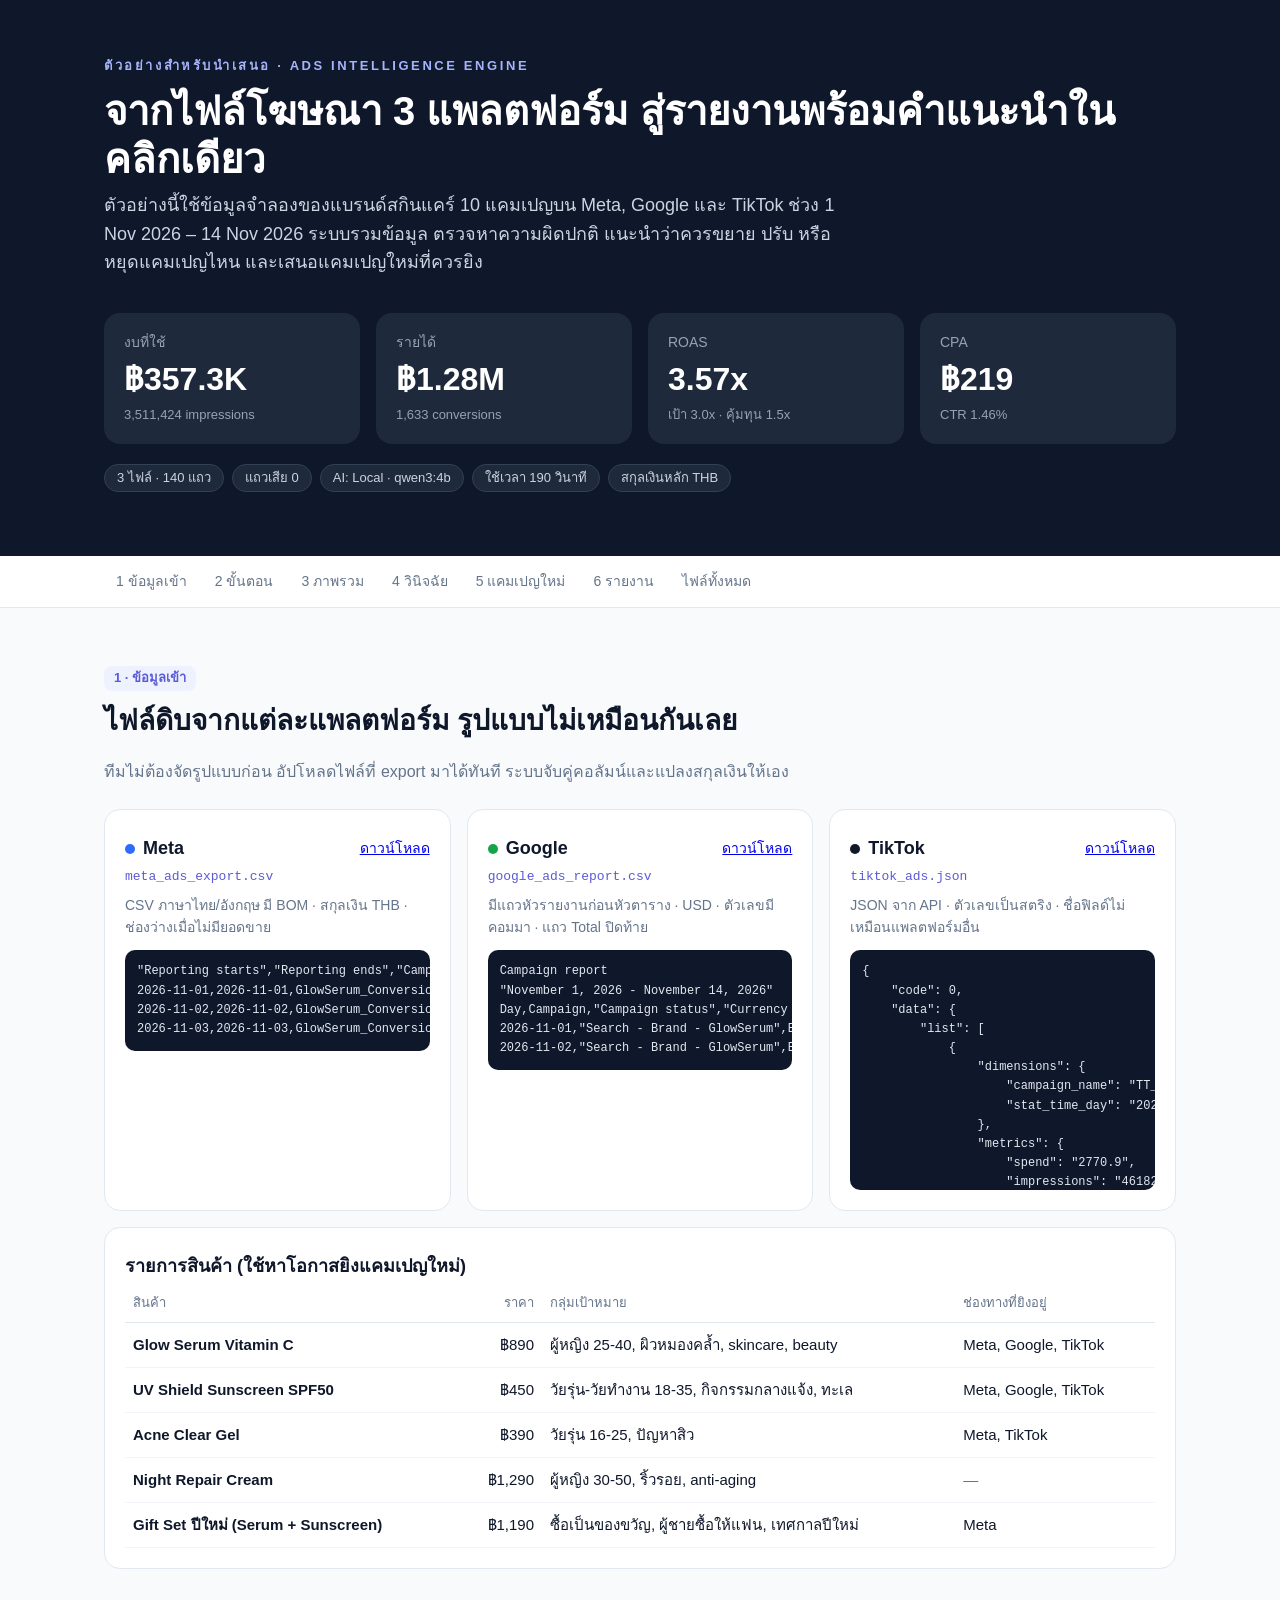
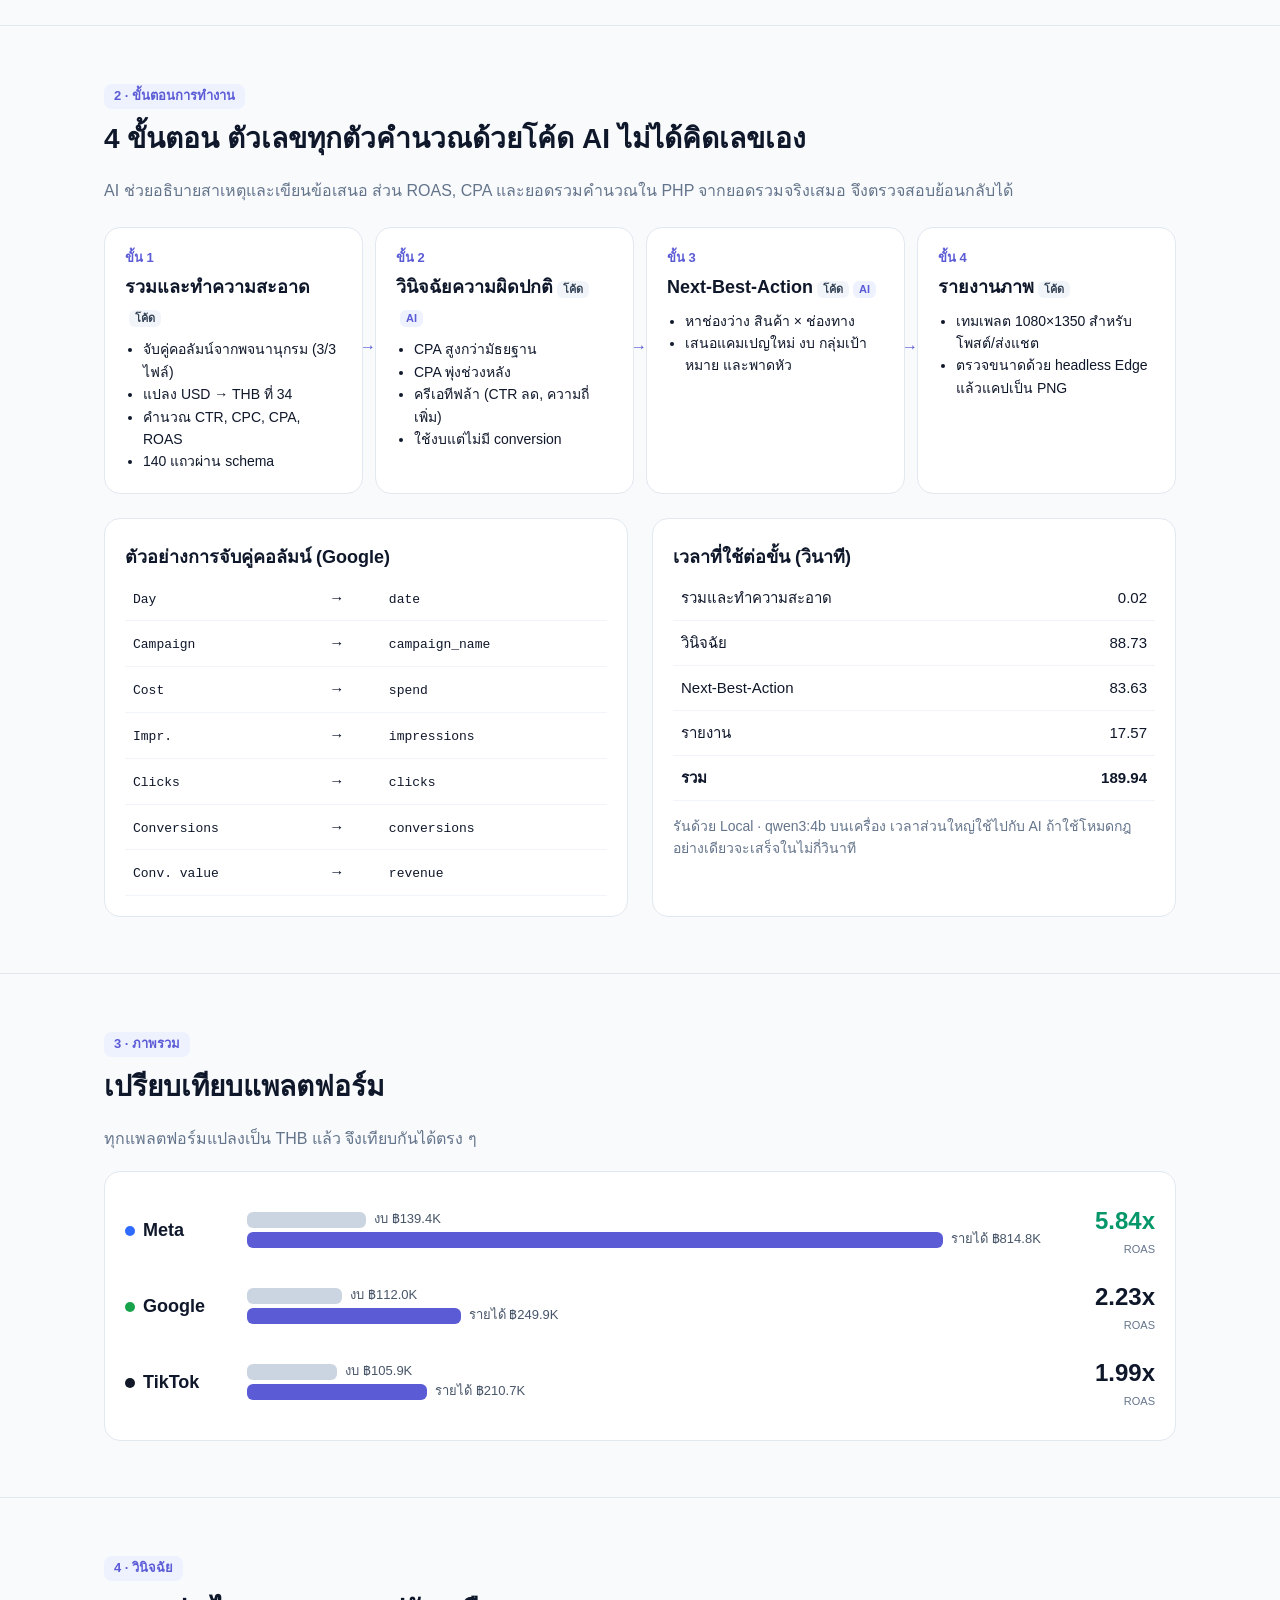
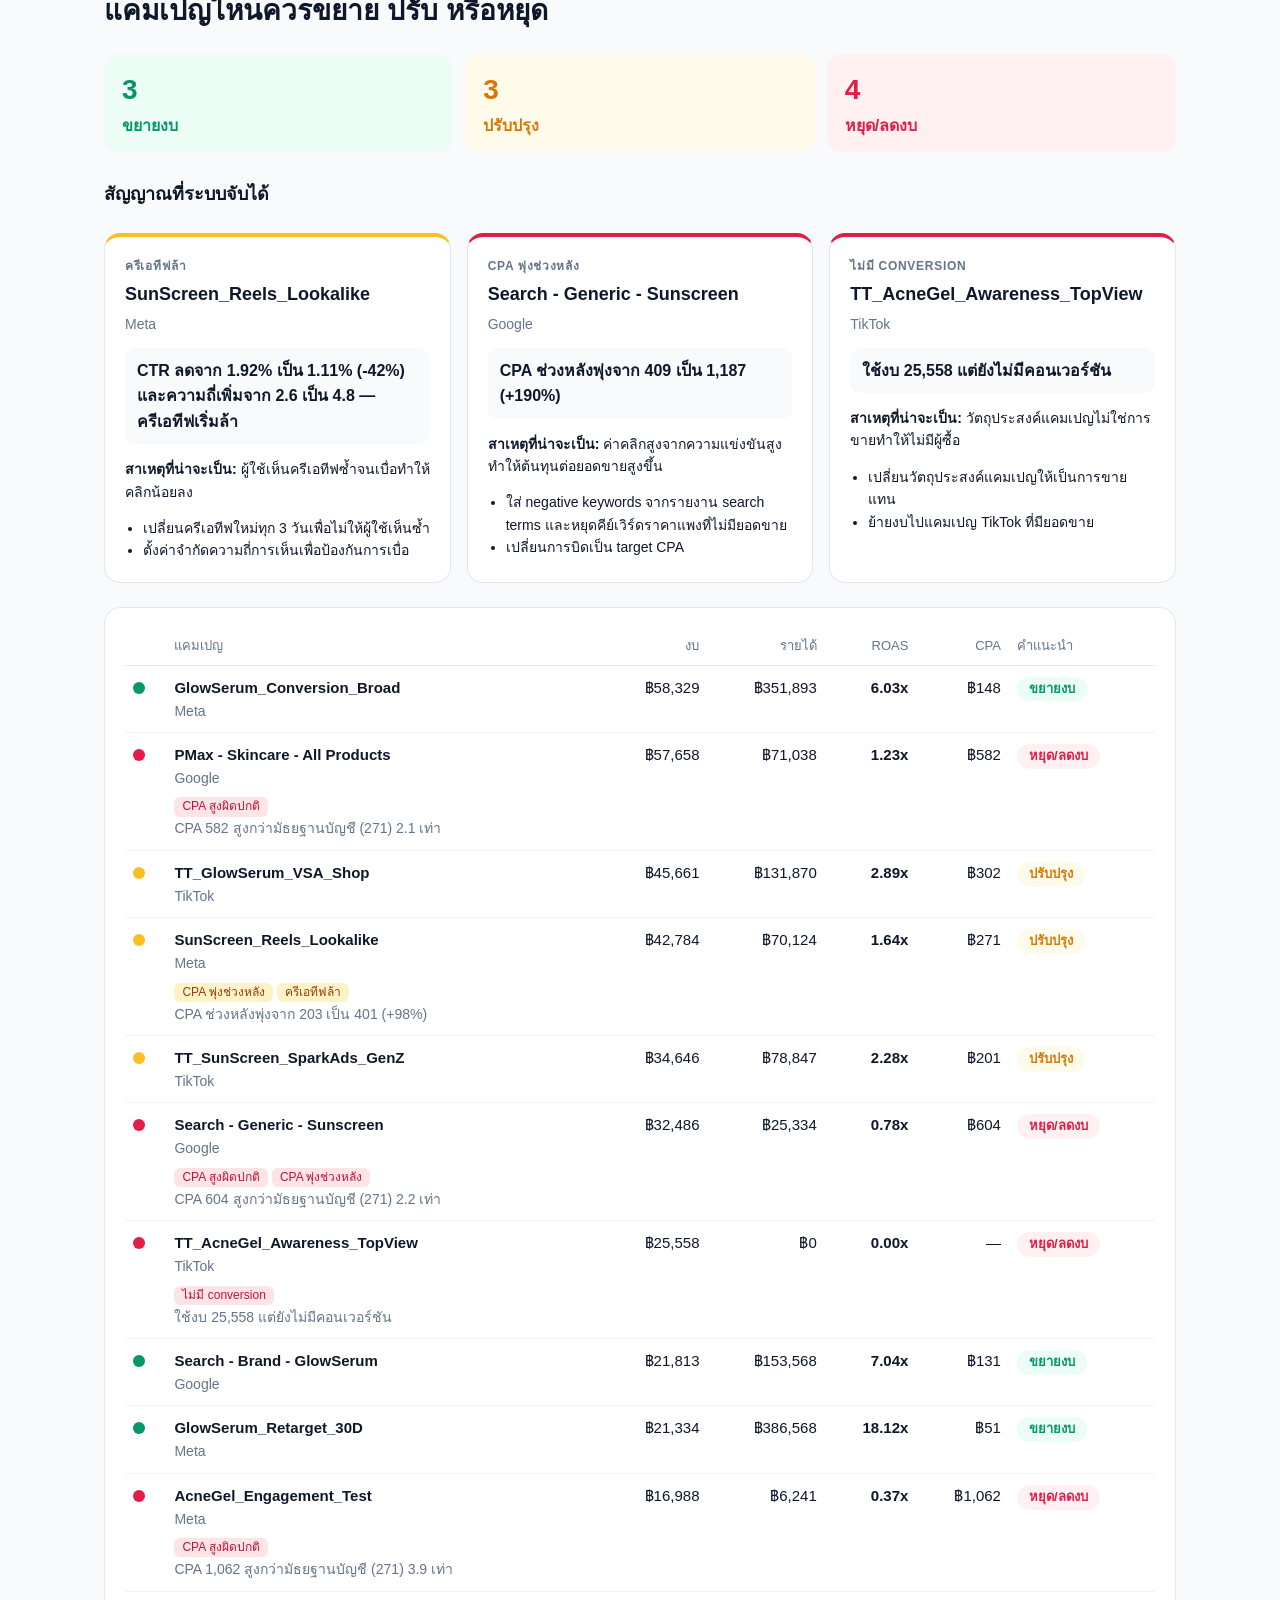
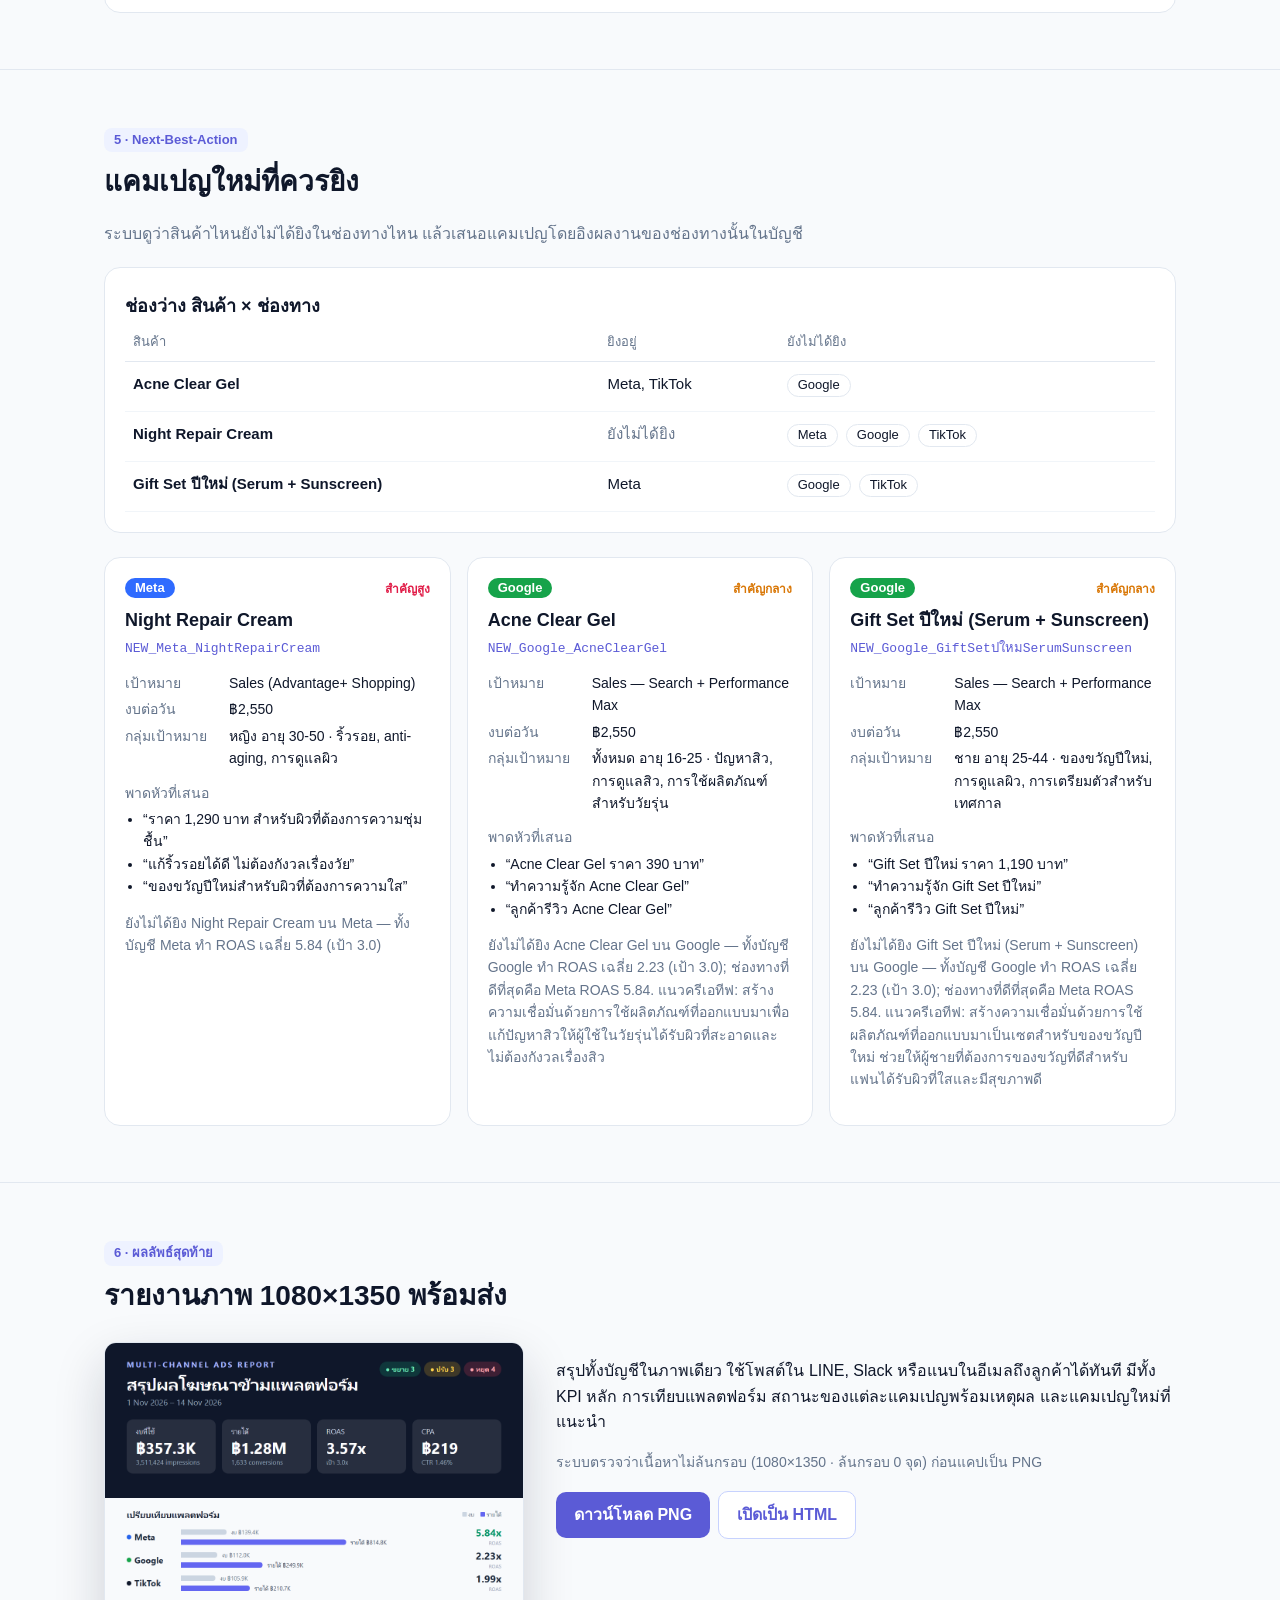
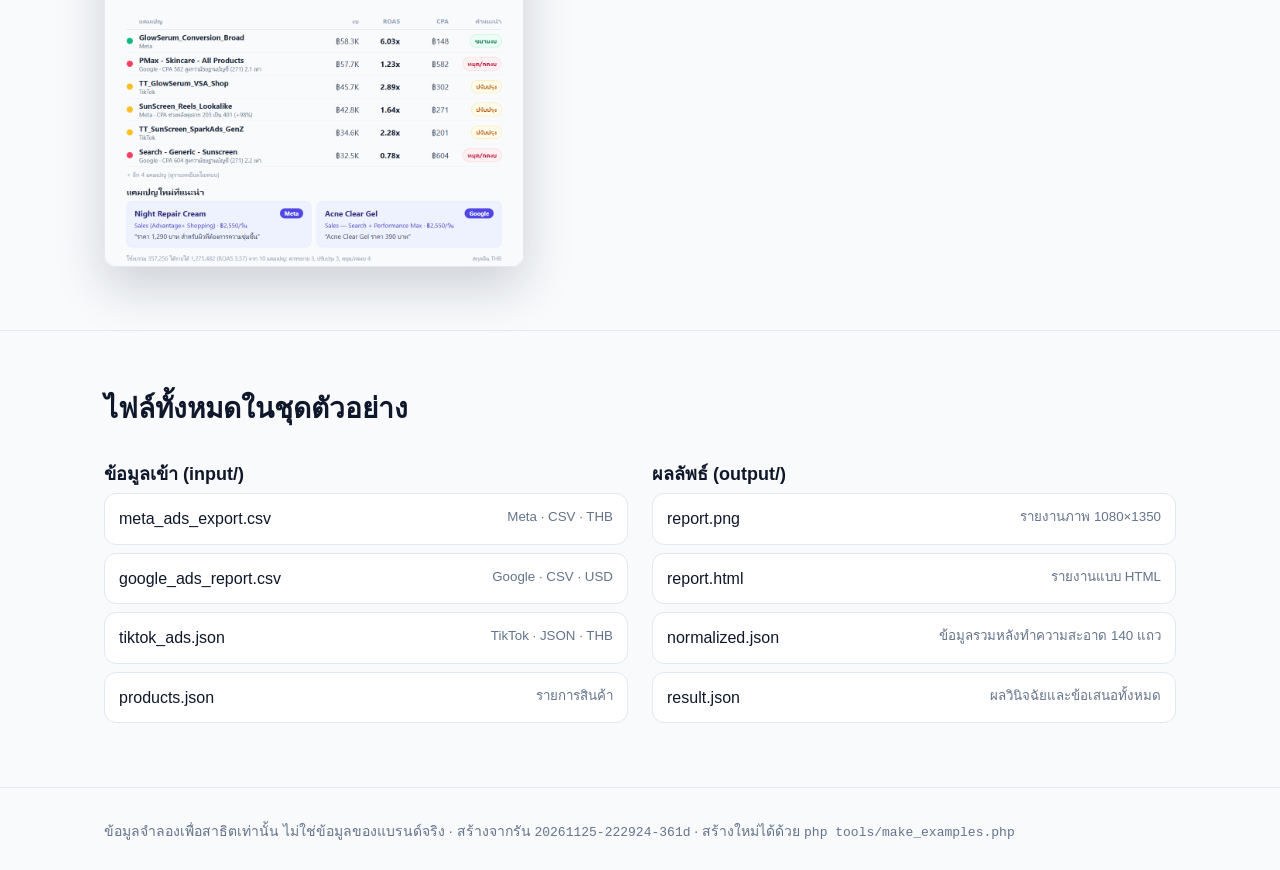
<file: examples/index.html>
<!doctype html>
<html lang="th"><head><meta charset="utf-8"><meta name="viewport" content="width=device-width,initial-scale=1">
<title>ตัวอย่างผลลัพธ์ · Multi-Channel Ads Intelligence</title><style>:root{--ink:#0f172a;--mute:#64748b;--line:#e2e8f0;--bg:#f8fafc;--card:#fff;--accent:#5b5bd6;--green:#059669;--yellow:#d97706;--red:#e11d48}
*{box-sizing:border-box}html{scroll-behavior:smooth}
body{margin:0;font-family:"Noto Sans Thai","Leelawadee UI","Segoe UI",Tahoma,sans-serif;color:var(--ink);background:var(--bg);line-height:1.6;font-size:16px}
.wrap{max-width:1120px;margin:0 auto;padding:0 24px}
header.hero{background:#0f172a;color:#fff;padding:56px 0 64px}
.eyebrow{letter-spacing:.2em;font-weight:700;color:#a5b4fc;font-size:13px;text-transform:uppercase}
h1{font-size:40px;line-height:1.2;margin:10px 0 8px}h2{font-size:28px;margin:0 0 6px}h3{font-size:18px;margin:4px 0}
.lead{color:#cbd5e1;font-size:18px;max-width:760px;margin:0}
.kpis{display:grid;grid-template-columns:repeat(4,1fr);gap:16px;margin-top:36px}
.kpi{background:#1e293b;border-radius:16px;padding:18px 20px}.kpi .l{color:#94a3b8;font-size:14px}.kpi .v{font-size:32px;font-weight:700}.kpi .s{color:#94a3b8;font-size:13px}
.meta{display:flex;flex-wrap:wrap;gap:8px;margin-top:20px}.meta span{background:#1e293b;border:1px solid #334155;border-radius:99px;padding:3px 12px;font-size:13px;color:#cbd5e1}
nav.toc{position:sticky;top:0;z-index:5;background:rgba(255,255,255,.92);backdrop-filter:blur(8px);border-bottom:1px solid var(--line)}
nav.toc .wrap{display:flex;gap:4px;overflow-x:auto;padding:8px 24px}nav.toc a{white-space:nowrap;color:var(--mute);text-decoration:none;padding:6px 12px;border-radius:8px;font-size:14px}nav.toc a:hover{background:#eef2ff;color:var(--accent)}
section{padding:56px 0;border-bottom:1px solid var(--line)}
.step-no{display:inline-block;background:#eef2ff;color:var(--accent);font-weight:700;border-radius:8px;padding:2px 10px;font-size:13px;margin-bottom:8px}
.mute{color:var(--mute)}.sm{font-size:14px}
.grid3{display:grid;grid-template-columns:repeat(3,1fr);gap:16px;margin-top:24px}.grid2{display:grid;grid-template-columns:1fr 1fr;gap:24px;margin-top:24px}
.grid3>*,.grid2>*,.pipe>*,.report>*{min-width:0}
.card{background:var(--card);border:1px solid var(--line);border-radius:16px;padding:20px}
pre{background:#0f172a;color:#e2e8f0;border-radius:10px;padding:12px;font-size:12px;overflow:auto;max-height:240px;margin:12px 0 0;white-space:pre}
code,.code{font-family:Consolas,"Cascadia Mono",monospace;font-size:13px}.code{color:var(--accent)}
table{width:100%;border-collapse:collapse;font-size:15px}th{text-align:left;color:var(--mute);font-weight:500;font-size:13px;border-bottom:1px solid var(--line);padding:8px}td{padding:10px 8px;border-bottom:1px solid #f1f5f9;vertical-align:top}.num{text-align:right;white-space:nowrap}th.num{text-align:right}
.dot{display:inline-block;width:12px;height:12px;border-radius:50%;margin-top:6px}.dot.green{background:var(--green)}.dot.yellow{background:#fbbf24}.dot.red{background:var(--red)}
.pill{display:inline-block;border-radius:99px;padding:2px 12px;font-size:13px;font-weight:600;white-space:nowrap}.pill.green{background:#ecfdf5;color:var(--green)}.pill.yellow{background:#fffbeb;color:var(--yellow)}.pill.red{background:#fff1f2;color:var(--red)}
.flags{margin-top:4px}.flag{display:inline-block;font-size:12px;border-radius:6px;padding:0 8px;margin:2px 4px 0 0}.flag.critical{background:#ffe4e6;color:#be123c}.flag.warning{background:#fef3c7;color:#92400e}
.why{color:var(--mute)}
.counts{display:flex;gap:12px;margin:20px 0}.counts div{flex:1;border-radius:14px;padding:14px 18px;font-weight:600}.counts b{font-size:28px;display:block}
.c-green{background:#ecfdf5;color:var(--green)}.c-yellow{background:#fffbeb;color:var(--yellow)}.c-red{background:#fff1f2;color:var(--red)}
.pipe{display:grid;grid-template-columns:repeat(4,1fr);gap:12px;margin-top:24px}.pipe .card{position:relative}.pipe .card:not(:last-child)::after{content:"→";position:absolute;right:-14px;top:40%;color:var(--accent);font-weight:700}
.pipe .n{font-size:13px;color:var(--accent);font-weight:700}.pipe ul{padding-left:18px;margin:8px 0 0;font-size:14px}
.tag-ai{display:inline-block;font-size:11px;background:#eef2ff;color:var(--accent);border-radius:6px;padding:0 6px;margin-left:4px}.tag-code{display:inline-block;font-size:11px;background:#f1f5f9;color:#334155;border-radius:6px;padding:0 6px;margin-left:4px}
.plat{display:grid;grid-template-columns:110px 1fr 90px;gap:12px;align-items:center;padding:10px 0}.pname{font-weight:700;font-size:18px}.pdot{display:inline-block;width:10px;height:10px;border-radius:50%;margin-right:8px}
.bar{height:16px;border-radius:6px;margin:4px 0;position:relative;min-width:4px}.bar span{position:absolute;left:calc(100% + 8px);top:-3px;font-size:13px;color:#475569;white-space:nowrap}.bar.spend{background:#cbd5e1}.bar.rev{background:var(--accent)}.bars{padding-right:110px}
.proas{text-align:right;font-size:24px;font-weight:700}.proas.good{color:var(--green)}.proas small{display:block;font-size:11px;color:var(--mute);font-weight:400}
.hl{border-top:4px solid}.hl.yellow{border-top-color:#fbbf24}.hl.red{border-top-color:var(--red)}.hl-tag{font-size:12px;font-weight:700;color:var(--mute);text-transform:uppercase;letter-spacing:.06em}
.evidence{background:#f8fafc;border-radius:10px;padding:10px 12px;font-weight:600;margin:12px 0}.hl ul{padding-left:18px;margin:6px 0 0}
.chip{display:inline-block;border:1px solid var(--line);border-radius:99px;padding:0 10px;font-size:13px;margin:0 4px 4px 0}.chip.solid{color:#fff;border:0;font-weight:600}
.prop-top{display:flex;justify-content:space-between;align-items:center}.prio{font-size:12px;font-weight:700}.prio.high{color:var(--red)}.prio.medium{color:var(--yellow)}.prio.low{color:var(--mute)}
dl{display:grid;grid-template-columns:96px 1fr;gap:4px 8px;font-size:14px;margin:12px 0}dt{color:var(--mute)}dd{margin:0}.hls{padding-left:18px;margin:4px 0 8px}
.report{display:grid;grid-template-columns:420px 1fr;gap:32px;align-items:start;margin-top:24px}.report img{width:100%;border-radius:12px;box-shadow:0 20px 50px rgba(15,23,42,.18);border:1px solid var(--line)}
.files a{display:flex;justify-content:space-between;gap:12px;padding:12px 14px;border:1px solid var(--line);border-radius:12px;text-decoration:none;color:var(--ink);background:#fff;margin-bottom:8px}.files a:hover{border-color:var(--accent)}.files small{color:var(--mute)}
.btn{display:inline-block;background:var(--accent);color:#fff;text-decoration:none;border-radius:10px;padding:10px 18px;font-weight:600;margin:4px 8px 4px 0}.btn.ghost{background:#fff;color:var(--accent);border:1px solid #c7d2fe}
footer{padding:32px 0;color:var(--mute);font-size:14px}
@media (max-width:900px){.kpis,.pipe{grid-template-columns:1fr 1fr}.grid3,.grid2,.report{grid-template-columns:1fr}.pipe .card::after{display:none}h1{font-size:30px}}
@media print{nav.toc{display:none}section{break-inside:avoid-page}header.hero{-webkit-print-color-adjust:exact;print-color-adjust:exact}}</style></head><body>
<header class="hero"><div class="wrap">
  <div class="eyebrow">ตัวอย่างสำหรับนำเสนอ · Ads Intelligence Engine</div>
  <h1>จากไฟล์โฆษณา 3 แพลตฟอร์ม สู่รายงานพร้อมคำแนะนำในคลิกเดียว</h1>
  <p class="lead">ตัวอย่างนี้ใช้ข้อมูลจำลองของแบรนด์สกินแคร์ 10 แคมเปญบน Meta, Google และ TikTok ช่วง 1 Nov 2026 – 14 Nov 2026 ระบบรวมข้อมูล ตรวจหาความผิดปกติ แนะนำว่าควรขยาย ปรับ หรือหยุดแคมเปญไหน และเสนอแคมเปญใหม่ที่ควรยิง</p>
  <div class="kpis">
    <div class="kpi"><div class="l">งบที่ใช้</div><div class="v">฿357.3K</div><div class="s">3,511,424 impressions</div></div>
    <div class="kpi"><div class="l">รายได้</div><div class="v">฿1.28M</div><div class="s">1,633 conversions</div></div>
    <div class="kpi"><div class="l">ROAS</div><div class="v">3.57x</div><div class="s">เป้า 3.0x · คุ้มทุน 1.5x</div></div>
    <div class="kpi"><div class="l">CPA</div><div class="v">฿219</div><div class="s">CTR 1.46%</div></div>
  </div>
  <div class="meta"><span>3 ไฟล์ · 140 แถว</span><span>แถวเสีย 0</span><span>AI: Local · qwen3:4b</span><span>ใช้เวลา 190 วินาที</span><span>สกุลเงินหลัก THB</span></div>
</div></header>
<nav class="toc"><div class="wrap"><a href="#input">1 ข้อมูลเข้า</a><a href="#pipeline">2 ขั้นตอน</a><a href="#platforms">3 ภาพรวม</a><a href="#diagnose">4 วินิจฉัย</a><a href="#nba">5 แคมเปญใหม่</a><a href="#report">6 รายงาน</a><a href="#files">ไฟล์ทั้งหมด</a></div></nav>

<section id="input"><div class="wrap">
  <span class="step-no">1 · ข้อมูลเข้า</span><h2>ไฟล์ดิบจากแต่ละแพลตฟอร์ม รูปแบบไม่เหมือนกันเลย</h2>
  <p class="mute">ทีมไม่ต้องจัดรูปแบบก่อน อัปโหลดไฟล์ที่ export มาได้ทันที ระบบจับคู่คอลัมน์และแปลงสกุลเงินให้เอง</p>
  <div class="grid3"><div class="card"><div class="prop-top"><h3><span class="pdot" style="background:#2f6bff"></span>Meta</h3><a class="sm" href="input/meta_ads_export.csv" download>ดาวน์โหลด</a></div><div class="code sm">meta_ads_export.csv</div><p class="sm mute" style="margin:6px 0 0">CSV ภาษาไทย/อังกฤษ มี BOM · สกุลเงิน THB · ช่องว่างเมื่อไม่มียอดขาย</p><pre>&quot;Reporting starts&quot;,&quot;Reporting ends&quot;,&quot;Campaign name&quot;,&quot;Amount spent (THB)&quot;,Impressions,Reach,Frequency,&quot;Link clicks&quot;,&quot;CTR (link click-through rate)&quot;,Purchases,&quot;Purchases conversion value&quot;,&quot;Cost per result&quot;
2026-11-01,2026-11-01,GlowSerum_Conversion_Broad,4515.50,47532,33951,1.4,857,1.8,26,22779.02,173.67
2026-11-02,2026-11-02,GlowSerum_Conversion_Broad,4132.97,43505,30003,1.45,879,2.02,33,29133.57,125.24
2026-11-03,2026-11-03,GlowSerum_Conversion_Broad,3731.28,39277,26184,1.5,697,1.77,22,19019.03,169.6</pre></div><div class="card"><div class="prop-top"><h3><span class="pdot" style="background:#16a34a"></span>Google</h3><a class="sm" href="input/google_ads_report.csv" download>ดาวน์โหลด</a></div><div class="code sm">google_ads_report.csv</div><p class="sm mute" style="margin:6px 0 0">มีแถวหัวรายงานก่อนหัวตาราง · USD · ตัวเลขมีคอมมา · แถว Total ปิดท้าย</p><pre>Campaign report
&quot;November 1, 2026 - November 14, 2026&quot;
Day,Campaign,&quot;Campaign status&quot;,&quot;Currency code&quot;,Cost,Impr.,Clicks,CTR,&quot;Avg. CPC&quot;,Conversions,&quot;Conv. value&quot;,&quot;Cost / conv.&quot;
2026-11-01,&quot;Search - Brand - GlowSerum&quot;,Enabled,USD,47.60,&quot;1,911&quot;,150,7.85%,$0.32,12.43,333.86,3.83
2026-11-02,&quot;Search - Brand - GlowSerum&quot;,Enabled,USD,50.16,&quot;1,815&quot;,156,8.6%,$0.32,12.56,350.60,3.99</pre></div><div class="card"><div class="prop-top"><h3><span class="pdot" style="background:#111827"></span>TikTok</h3><a class="sm" href="input/tiktok_ads.json" download>ดาวน์โหลด</a></div><div class="code sm">tiktok_ads.json</div><p class="sm mute" style="margin:6px 0 0">JSON จาก API · ตัวเลขเป็นสตริง · ชื่อฟิลด์ไม่เหมือนแพลตฟอร์มอื่น</p><pre>{
    &quot;code&quot;: 0,
    &quot;data&quot;: {
        &quot;list&quot;: [
            {
                &quot;dimensions&quot;: {
                    &quot;campaign_name&quot;: &quot;TT_SunScreen_SparkAds_GenZ&quot;,
                    &quot;stat_time_day&quot;: &quot;2026-11-01 00:00:00&quot;
                },
                &quot;metrics&quot;: {
                    &quot;spend&quot;: &quot;2770.9&quot;,
                    &quot;impressions&quot;: &quot;46182&quot;,
                    &quot;clicks&quot;: &quot;592&quot;,
                    &quot;ctr&quot;: &quot;1.28&quot;,
                    &quot;complete_payment&quot;: &quot;16&quot;,
                    &quot;total_complete_payment_rate&quot;: &quot;7107.84&quot;,
                    &quot;currency&quot;: &quot;THB&quot;
                }
            }
        ]
    }
}</pre></div></div>
  <div class="card" style="margin-top:16px"><h3>รายการสินค้า (ใช้หาโอกาสยิงแคมเปญใหม่)</h3>
  <div style="overflow-x:auto"><table><thead><tr><th>สินค้า</th><th class="num">ราคา</th><th>กลุ่มเป้าหมาย</th><th>ช่องทางที่ยิงอยู่</th></tr></thead><tbody><tr><td><b>Glow Serum Vitamin C</b></td><td class="num">฿890</td><td>ผู้หญิง 25-40, ผิวหมองคล้ำ, skincare, beauty</td><td>Meta, Google, TikTok</td></tr><tr><td><b>UV Shield Sunscreen SPF50</b></td><td class="num">฿450</td><td>วัยรุ่น-วัยทำงาน 18-35, กิจกรรมกลางแจ้ง, ทะเล</td><td>Meta, Google, TikTok</td></tr><tr><td><b>Acne Clear Gel</b></td><td class="num">฿390</td><td>วัยรุ่น 16-25, ปัญหาสิว</td><td>Meta, TikTok</td></tr><tr><td><b>Night Repair Cream</b></td><td class="num">฿1,290</td><td>ผู้หญิง 30-50, ริ้วรอย, anti-aging</td><td><span class="mute">—</span></td></tr><tr><td><b>Gift Set ปีใหม่ (Serum + Sunscreen)</b></td><td class="num">฿1,190</td><td>ซื้อเป็นของขวัญ, ผู้ชายซื้อให้แฟน, เทศกาลปีใหม่</td><td>Meta</td></tr></tbody></table></div></div>
</div></section>

<section id="pipeline"><div class="wrap">
  <span class="step-no">2 · ขั้นตอนการทำงาน</span><h2>4 ขั้นตอน ตัวเลขทุกตัวคำนวณด้วยโค้ด AI ไม่ได้คิดเลขเอง</h2>
  <p class="mute">AI ช่วยอธิบายสาเหตุและเขียนข้อเสนอ ส่วน ROAS, CPA และยอดรวมคำนวณใน PHP จากยอดรวมจริงเสมอ จึงตรวจสอบย้อนกลับได้</p>
  <div class="pipe">
    <div class="card"><div class="n">ขั้น 1</div><h3>รวมและทำความสะอาด<span class="tag-code">โค้ด</span></h3><ul><li>จับคู่คอลัมน์จากพจนานุกรม (3/3 ไฟล์)</li><li>แปลง USD → THB ที่ 34</li><li>คำนวณ CTR, CPC, CPA, ROAS</li><li>140 แถวผ่าน schema</li></ul></div>
    <div class="card"><div class="n">ขั้น 2</div><h3>วินิจฉัยความผิดปกติ<span class="tag-code">โค้ด</span><span class="tag-ai">AI</span></h3><ul><li>CPA สูงกว่ามัธยฐาน</li><li>CPA พุ่งช่วงหลัง</li><li>ครีเอทีฟล้า (CTR ลด, ความถี่เพิ่ม)</li><li>ใช้งบแต่ไม่มี conversion</li></ul></div>
    <div class="card"><div class="n">ขั้น 3</div><h3>Next-Best-Action<span class="tag-code">โค้ด</span><span class="tag-ai">AI</span></h3><ul><li>หาช่องว่าง สินค้า × ช่องทาง</li><li>เสนอแคมเปญใหม่ งบ กลุ่มเป้าหมาย และพาดหัว</li></ul></div>
    <div class="card"><div class="n">ขั้น 4</div><h3>รายงานภาพ<span class="tag-code">โค้ด</span></h3><ul><li>เทมเพลต 1080×1350 สำหรับโพสต์/ส่งแชต</li><li>ตรวจขนาดด้วย headless Edge แล้วแคปเป็น PNG</li></ul></div>
  </div>
  <div class="grid2"><div class="card"><h3>ตัวอย่างการจับคู่คอลัมน์ (Google)</h3><table><tr><td><code>Day</code></td><td>→</td><td><code>date</code></td></tr><tr><td><code>Campaign</code></td><td>→</td><td><code>campaign_name</code></td></tr><tr><td><code>Cost</code></td><td>→</td><td><code>spend</code></td></tr><tr><td><code>Impr.</code></td><td>→</td><td><code>impressions</code></td></tr><tr><td><code>Clicks</code></td><td>→</td><td><code>clicks</code></td></tr><tr><td><code>Conversions</code></td><td>→</td><td><code>conversions</code></td></tr><tr><td><code>Conv. value</code></td><td>→</td><td><code>revenue</code></td></tr></table></div>
  <div class="card"><h3>เวลาที่ใช้ต่อขั้น (วินาที)</h3><table>
    <tr><td>รวมและทำความสะอาด</td><td class="num">0.02</td></tr><tr><td>วินิจฉัย</td><td class="num">88.73</td></tr>
    <tr><td>Next-Best-Action</td><td class="num">83.63</td></tr><tr><td>รายงาน</td><td class="num">17.57</td></tr>
    <tr><td><b>รวม</b></td><td class="num"><b>189.94</b></td></tr></table>
    <p class="sm mute">รันด้วย Local · qwen3:4b บนเครื่อง เวลาส่วนใหญ่ใช้ไปกับ AI ถ้าใช้โหมดกฎอย่างเดียวจะเสร็จในไม่กี่วินาที</p></div></div>
</div></section>

<section id="platforms"><div class="wrap">
  <span class="step-no">3 · ภาพรวม</span><h2>เปรียบเทียบแพลตฟอร์ม</h2>
  <p class="mute">ทุกแพลตฟอร์มแปลงเป็น THB แล้ว จึงเทียบกันได้ตรง ๆ</p>
  <div class="card" style="margin-top:20px"><div class="plat"><div class="pname"><span class="pdot" style="background:#2f6bff"></span>Meta</div><div class="bars"><div class="bar spend" style="width:17.1%"><span>งบ ฿139.4K</span></div><div class="bar rev" style="width:100%"><span>รายได้ ฿814.8K</span></div></div><div class="proas good">5.84x<small>ROAS</small></div></div><div class="plat"><div class="pname"><span class="pdot" style="background:#16a34a"></span>Google</div><div class="bars"><div class="bar spend" style="width:13.7%"><span>งบ ฿112.0K</span></div><div class="bar rev" style="width:30.7%"><span>รายได้ ฿249.9K</span></div></div><div class="proas ">2.23x<small>ROAS</small></div></div><div class="plat"><div class="pname"><span class="pdot" style="background:#111827"></span>TikTok</div><div class="bars"><div class="bar spend" style="width:13%"><span>งบ ฿105.9K</span></div><div class="bar rev" style="width:25.9%"><span>รายได้ ฿210.7K</span></div></div><div class="proas ">1.99x<small>ROAS</small></div></div></div>
</div></section>

<section id="diagnose"><div class="wrap">
  <span class="step-no">4 · วินิจฉัย</span><h2>แคมเปญไหนควรขยาย ปรับ หรือหยุด</h2>
  <div class="counts"><div class="c-green"><b>3</b>ขยายงบ</div><div class="c-yellow"><b>3</b>ปรับปรุง</div><div class="c-red"><b>4</b>หยุด/ลดงบ</div></div>
  <h3 style="margin-top:28px">สัญญาณที่ระบบจับได้</h3><div class="grid3"><div class="card hl yellow"><div class="hl-tag">ครีเอทีฟล้า</div><h3>SunScreen_Reels_Lookalike</h3><div class="mute sm">Meta</div><p class="evidence">CTR ลดจาก 1.92% เป็น 1.11% (-42%) และความถี่เพิ่มจาก 2.6 เป็น 4.8 — ครีเอทีฟเริ่มล้า</p><p class="sm"><b>สาเหตุที่น่าจะเป็น:</b> ผู้ใช้เห็นครีเอทีฟซ้ำจนเบื่อทำให้คลิกน้อยลง</p><ul class="sm"><li>เปลี่ยนครีเอทีฟใหม่ทุก 3 วันเพื่อไม่ให้ผู้ใช้เห็นซ้ำ</li><li>ตั้งค่าจำกัดความถี่การเห็นเพื่อป้องกันการเบื่อ</li></ul></div><div class="card hl red"><div class="hl-tag">CPA พุ่งช่วงหลัง</div><h3>Search - Generic - Sunscreen</h3><div class="mute sm">Google</div><p class="evidence">CPA ช่วงหลังพุ่งจาก 409 เป็น 1,187 (+190%)</p><p class="sm"><b>สาเหตุที่น่าจะเป็น:</b> ค่าคลิกสูงจากความแข่งขันสูงทำให้ต้นทุนต่อยอดขายสูงขึ้น</p><ul class="sm"><li>ใส่ negative keywords จากรายงาน search terms และหยุดคีย์เวิร์ดราคาแพงที่ไม่มียอดขาย</li><li>เปลี่ยนการบิดเป็น target CPA</li></ul></div><div class="card hl red"><div class="hl-tag">ไม่มี conversion</div><h3>TT_AcneGel_Awareness_TopView</h3><div class="mute sm">TikTok</div><p class="evidence">ใช้งบ 25,558 แต่ยังไม่มีคอนเวอร์ชัน</p><p class="sm"><b>สาเหตุที่น่าจะเป็น:</b> วัตถุประสงค์แคมเปญไม่ใช่การขายทำให้ไม่มีผู้ซื้อ</p><ul class="sm"><li>เปลี่ยนวัตถุประสงค์แคมเปญให้เป็นการขายแทน</li><li>ย้ายงบไปแคมเปญ TikTok ที่มียอดขาย</li></ul></div></div>
  <div class="card" style="margin-top:24px;overflow-x:auto"><table><thead><tr><th></th><th>แคมเปญ</th><th class="num">งบ</th><th class="num">รายได้</th><th class="num">ROAS</th><th class="num">CPA</th><th>คำแนะนำ</th></tr></thead><tbody><tr><td><span class="dot green"></span></td><td><b>GlowSerum_Conversion_Broad</b><div class="mute sm">Meta</div></td><td class="num">฿58,329</td><td class="num">฿351,893</td><td class="num"><b>6.03x</b></td><td class="num">฿148</td><td><span class="pill green">ขยายงบ</span></td></tr><tr><td><span class="dot red"></span></td><td><b>PMax - Skincare - All Products</b><div class="mute sm">Google</div><div class="flags"><span class="flag critical" title="CPA 582 สูงกว่ามัธยฐานบัญชี (271) 2.1 เท่า">CPA สูงผิดปกติ</span></div><div class="why sm">CPA 582 สูงกว่ามัธยฐานบัญชี (271) 2.1 เท่า</div></td><td class="num">฿57,658</td><td class="num">฿71,038</td><td class="num"><b>1.23x</b></td><td class="num">฿582</td><td><span class="pill red">หยุด/ลดงบ</span></td></tr><tr><td><span class="dot yellow"></span></td><td><b>TT_GlowSerum_VSA_Shop</b><div class="mute sm">TikTok</div></td><td class="num">฿45,661</td><td class="num">฿131,870</td><td class="num"><b>2.89x</b></td><td class="num">฿302</td><td><span class="pill yellow">ปรับปรุง</span></td></tr><tr><td><span class="dot yellow"></span></td><td><b>SunScreen_Reels_Lookalike</b><div class="mute sm">Meta</div><div class="flags"><span class="flag warning" title="CPA ช่วงหลังพุ่งจาก 203 เป็น 401 (+98%)">CPA พุ่งช่วงหลัง</span><span class="flag warning" title="CTR ลดจาก 1.92% เป็น 1.11% (-42%) และความถี่เพิ่มจาก 2.6 เป็น 4.8 — ครีเอทีฟเริ่มล้า">ครีเอทีฟล้า</span></div><div class="why sm">CPA ช่วงหลังพุ่งจาก 203 เป็น 401 (+98%)</div></td><td class="num">฿42,784</td><td class="num">฿70,124</td><td class="num"><b>1.64x</b></td><td class="num">฿271</td><td><span class="pill yellow">ปรับปรุง</span></td></tr><tr><td><span class="dot yellow"></span></td><td><b>TT_SunScreen_SparkAds_GenZ</b><div class="mute sm">TikTok</div></td><td class="num">฿34,646</td><td class="num">฿78,847</td><td class="num"><b>2.28x</b></td><td class="num">฿201</td><td><span class="pill yellow">ปรับปรุง</span></td></tr><tr><td><span class="dot red"></span></td><td><b>Search - Generic - Sunscreen</b><div class="mute sm">Google</div><div class="flags"><span class="flag critical" title="CPA 604 สูงกว่ามัธยฐานบัญชี (271) 2.2 เท่า">CPA สูงผิดปกติ</span><span class="flag critical" title="CPA ช่วงหลังพุ่งจาก 409 เป็น 1,187 (+190%)">CPA พุ่งช่วงหลัง</span></div><div class="why sm">CPA 604 สูงกว่ามัธยฐานบัญชี (271) 2.2 เท่า</div></td><td class="num">฿32,486</td><td class="num">฿25,334</td><td class="num"><b>0.78x</b></td><td class="num">฿604</td><td><span class="pill red">หยุด/ลดงบ</span></td></tr><tr><td><span class="dot red"></span></td><td><b>TT_AcneGel_Awareness_TopView</b><div class="mute sm">TikTok</div><div class="flags"><span class="flag critical" title="ใช้งบ 25,558 แต่ยังไม่มีคอนเวอร์ชัน">ไม่มี conversion</span></div><div class="why sm">ใช้งบ 25,558 แต่ยังไม่มีคอนเวอร์ชัน</div></td><td class="num">฿25,558</td><td class="num">฿0</td><td class="num"><b>0.00x</b></td><td class="num">—</td><td><span class="pill red">หยุด/ลดงบ</span></td></tr><tr><td><span class="dot green"></span></td><td><b>Search - Brand - GlowSerum</b><div class="mute sm">Google</div></td><td class="num">฿21,813</td><td class="num">฿153,568</td><td class="num"><b>7.04x</b></td><td class="num">฿131</td><td><span class="pill green">ขยายงบ</span></td></tr><tr><td><span class="dot green"></span></td><td><b>GlowSerum_Retarget_30D</b><div class="mute sm">Meta</div></td><td class="num">฿21,334</td><td class="num">฿386,568</td><td class="num"><b>18.12x</b></td><td class="num">฿51</td><td><span class="pill green">ขยายงบ</span></td></tr><tr><td><span class="dot red"></span></td><td><b>AcneGel_Engagement_Test</b><div class="mute sm">Meta</div><div class="flags"><span class="flag critical" title="CPA 1,062 สูงกว่ามัธยฐานบัญชี (271) 3.9 เท่า">CPA สูงผิดปกติ</span></div><div class="why sm">CPA 1,062 สูงกว่ามัธยฐานบัญชี (271) 3.9 เท่า</div></td><td class="num">฿16,988</td><td class="num">฿6,241</td><td class="num"><b>0.37x</b></td><td class="num">฿1,062</td><td><span class="pill red">หยุด/ลดงบ</span></td></tr></tbody></table></div>
</div></section>

<section id="nba"><div class="wrap">
  <span class="step-no">5 · Next-Best-Action</span><h2>แคมเปญใหม่ที่ควรยิง</h2>
  <p class="mute">ระบบดูว่าสินค้าไหนยังไม่ได้ยิงในช่องทางไหน แล้วเสนอแคมเปญโดยอิงผลงานของช่องทางนั้นในบัญชี</p>
  <div class="card" style="margin-top:20px"><h3>ช่องว่าง สินค้า × ช่องทาง</h3><table><thead><tr><th>สินค้า</th><th>ยิงอยู่</th><th>ยังไม่ได้ยิง</th></tr></thead><tbody><tr><td><b>Acne Clear Gel</b></td><td>Meta, TikTok</td><td><span class="chip">Google</span></td></tr><tr><td><b>Night Repair Cream</b></td><td><span class="mute">ยังไม่ได้ยิง</span></td><td><span class="chip">Meta</span> <span class="chip">Google</span> <span class="chip">TikTok</span></td></tr><tr><td><b>Gift Set ปีใหม่ (Serum + Sunscreen)</b></td><td>Meta</td><td><span class="chip">Google</span> <span class="chip">TikTok</span></td></tr></tbody></table></div>
  <div class="grid3"><div class="card prop"><div class="prop-top"><span class="chip solid" style="background:#2f6bff">Meta</span><span class="prio high">สำคัญสูง</span></div><h3>Night Repair Cream</h3><div class="code sm">NEW_Meta_NightRepairCream</div><dl><dt>เป้าหมาย</dt><dd>Sales (Advantage+ Shopping)</dd><dt>งบต่อวัน</dt><dd>฿2,550</dd><dt>กลุ่มเป้าหมาย</dt><dd>หญิง อายุ 30-50 · ริ้วรอย, anti-aging, การดูแลผิว</dd></dl><div class="sm mute">พาดหัวที่เสนอ</div><ul class="sm hls"><li>“ราคา 1,290 บาท สำหรับผิวที่ต้องการความชุ่มชื้น”</li><li>“แก้ริ้วรอยได้ดี ไม่ต้องกังวลเรื่องวัย”</li><li>“ของขวัญปีใหม่สำหรับผิวที่ต้องการความใส”</li></ul><p class="sm why">ยังไม่ได้ยิง Night Repair Cream บน Meta — ทั้งบัญชี Meta ทำ ROAS เฉลี่ย 5.84 (เป้า 3.0)</p></div><div class="card prop"><div class="prop-top"><span class="chip solid" style="background:#16a34a">Google</span><span class="prio medium">สำคัญกลาง</span></div><h3>Acne Clear Gel</h3><div class="code sm">NEW_Google_AcneClearGel</div><dl><dt>เป้าหมาย</dt><dd>Sales — Search + Performance Max</dd><dt>งบต่อวัน</dt><dd>฿2,550</dd><dt>กลุ่มเป้าหมาย</dt><dd>ทั้งหมด อายุ 16-25 · ปัญหาสิว, การดูแลสิว, การใช้ผลิตภัณฑ์สำหรับวัยรุ่น</dd></dl><div class="sm mute">พาดหัวที่เสนอ</div><ul class="sm hls"><li>“Acne Clear Gel ราคา 390 บาท”</li><li>“ทำความรู้จัก Acne Clear Gel”</li><li>“ลูกค้ารีวิว Acne Clear Gel”</li></ul><p class="sm why">ยังไม่ได้ยิง Acne Clear Gel บน Google — ทั้งบัญชี Google ทำ ROAS เฉลี่ย 2.23 (เป้า 3.0); ช่องทางที่ดีที่สุดคือ Meta ROAS 5.84. แนวครีเอทีฟ: สร้างความเชื่อมั่นด้วยการใช้ผลิตภัณฑ์ที่ออกแบบมาเพื่อแก้ปัญหาสิวให้ผู้ใช้ในวัยรุ่นได้รับผิวที่สะอาดและไม่ต้องกังวลเรื่องสิว</p></div><div class="card prop"><div class="prop-top"><span class="chip solid" style="background:#16a34a">Google</span><span class="prio medium">สำคัญกลาง</span></div><h3>Gift Set ปีใหม่ (Serum + Sunscreen)</h3><div class="code sm">NEW_Google_GiftSetปใหมSerumSunscreen</div><dl><dt>เป้าหมาย</dt><dd>Sales — Search + Performance Max</dd><dt>งบต่อวัน</dt><dd>฿2,550</dd><dt>กลุ่มเป้าหมาย</dt><dd>ชาย อายุ 25-44 · ของขวัญปีใหม่, การดูแลผิว, การเตรียมตัวสำหรับเทศกาล</dd></dl><div class="sm mute">พาดหัวที่เสนอ</div><ul class="sm hls"><li>“Gift Set ปีใหม่ ราคา 1,190 บาท”</li><li>“ทำความรู้จัก Gift Set ปีใหม่”</li><li>“ลูกค้ารีวิว Gift Set ปีใหม่”</li></ul><p class="sm why">ยังไม่ได้ยิง Gift Set ปีใหม่ (Serum + Sunscreen) บน Google — ทั้งบัญชี Google ทำ ROAS เฉลี่ย 2.23 (เป้า 3.0); ช่องทางที่ดีที่สุดคือ Meta ROAS 5.84. แนวครีเอทีฟ: สร้างความเชื่อมั่นด้วยการใช้ผลิตภัณฑ์ที่ออกแบบมาเป็นเซตสำหรับของขวัญปีใหม่ ช่วยให้ผู้ชายที่ต้องการของขวัญที่ดีสำหรับแฟนได้รับผิวที่ใสและมีสุขภาพดี</p></div></div>
</div></section>

<section id="report"><div class="wrap">
  <span class="step-no">6 · ผลลัพธ์สุดท้าย</span><h2>รายงานภาพ 1080×1350 พร้อมส่ง</h2>
  <div class="report"><a href="output/report.png" target="_blank"><img src="output/report.png" alt="รายงานสรุปผลโฆษณาข้ามแพลตฟอร์ม"></a>
  <div><p>สรุปทั้งบัญชีในภาพเดียว ใช้โพสต์ใน LINE, Slack หรือแนบในอีเมลถึงลูกค้าได้ทันที มีทั้ง KPI หลัก การเทียบแพลตฟอร์ม สถานะของแต่ละแคมเปญพร้อมเหตุผล และแคมเปญใหม่ที่แนะนำ</p>
  <p class="sm mute">ระบบตรวจว่าเนื้อหาไม่ล้นกรอบ (1080×1350 · ล้นกรอบ 0 จุด) ก่อนแคปเป็น PNG</p>
  <a class="btn" href="output/report.png" download="ads-report-example.png">ดาวน์โหลด PNG</a><a class="btn ghost" href="output/report.html" target="_blank">เปิดเป็น HTML</a></div></div>
</div></section>

<section id="files"><div class="wrap">
  <h2>ไฟล์ทั้งหมดในชุดตัวอย่าง</h2>
  <div class="grid2"><div class="files"><h3>ข้อมูลเข้า (input/)</h3>
    <a href="input/meta_ads_export.csv" download><span>meta_ads_export.csv</span><small>Meta · CSV · THB</small></a>
    <a href="input/google_ads_report.csv" download><span>google_ads_report.csv</span><small>Google · CSV · USD</small></a>
    <a href="input/tiktok_ads.json" download><span>tiktok_ads.json</span><small>TikTok · JSON · THB</small></a>
    <a href="input/products.json" download><span>products.json</span><small>รายการสินค้า</small></a></div>
  <div class="files"><h3>ผลลัพธ์ (output/)</h3>
    <a href="output/report.png" download><span>report.png</span><small>รายงานภาพ 1080×1350</small></a>
    <a href="output/report.html" target="_blank"><span>report.html</span><small>รายงานแบบ HTML</small></a>
    <a href="output/normalized.json" target="_blank"><span>normalized.json</span><small>ข้อมูลรวมหลังทำความสะอาด 140 แถว</small></a>
    <a href="output/result.json" target="_blank"><span>result.json</span><small>ผลวินิจฉัยและข้อเสนอทั้งหมด</small></a></div></div>
</div></section>
<footer><div class="wrap">ข้อมูลจำลองเพื่อสาธิตเท่านั้น ไม่ใช่ข้อมูลของแบรนด์จริง · สร้างจากรัน <code>20261125-222924-361d</code> · สร้างใหม่ได้ด้วย <code>php tools/make_examples.php</code></div></footer>
</body></html>
</file>
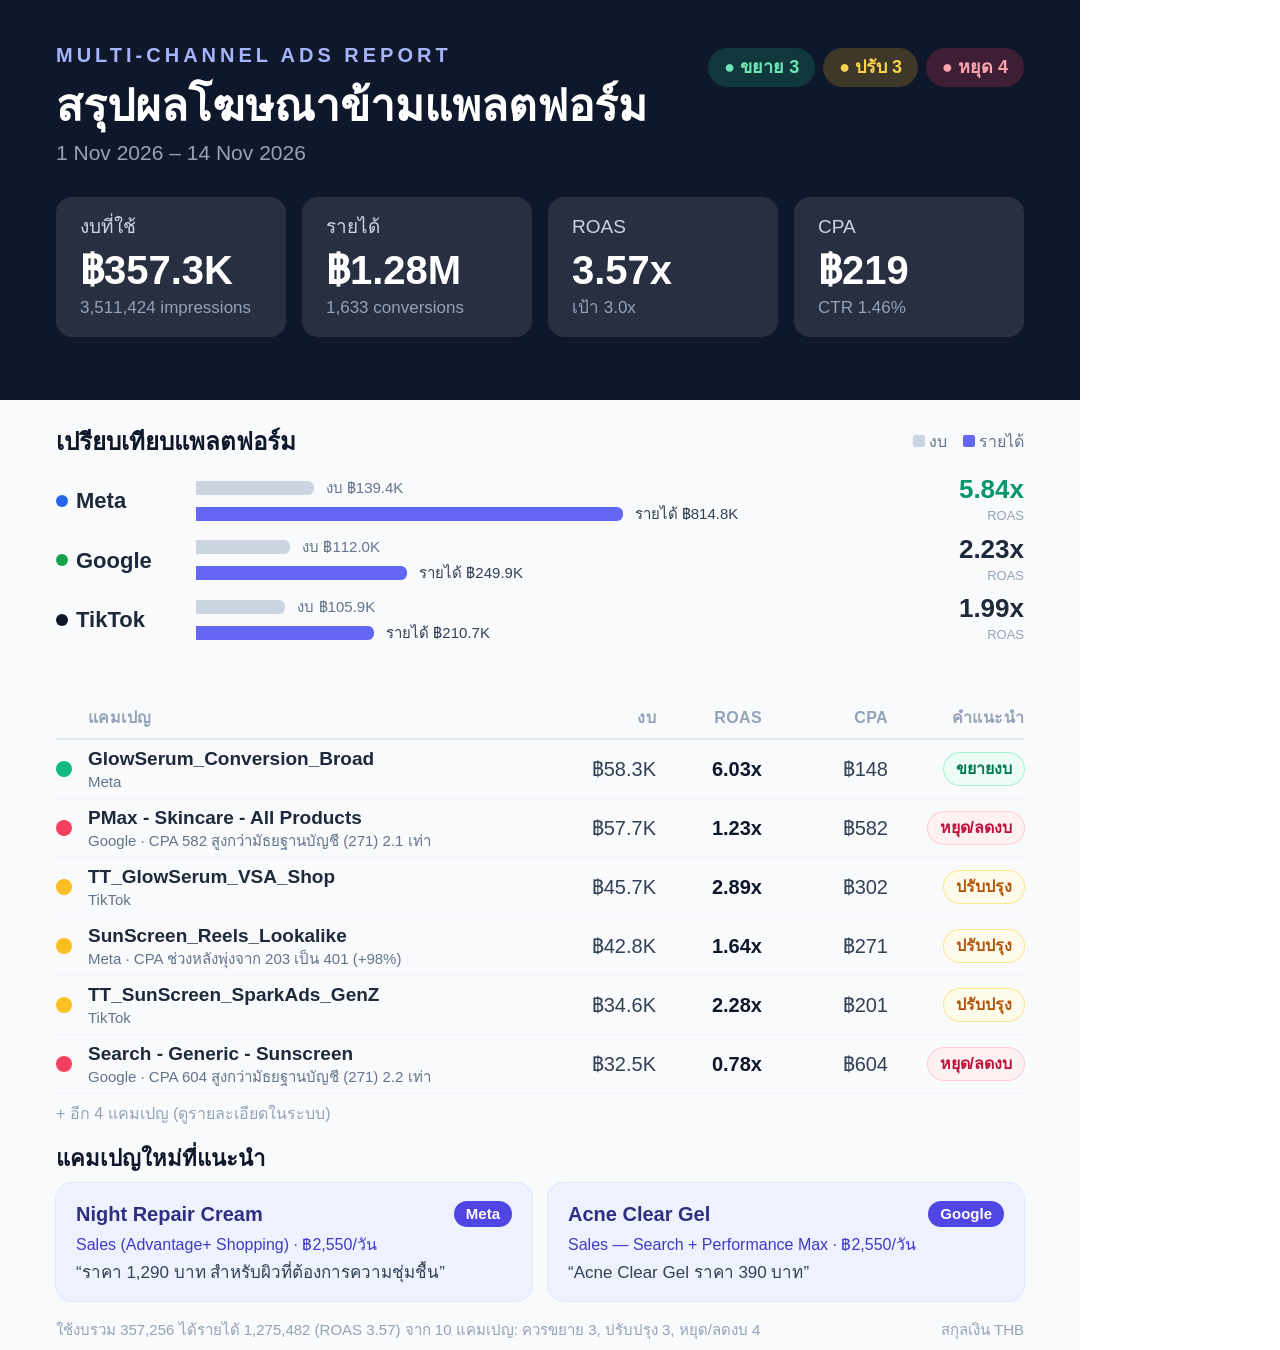
<file: examples/output/report.html>
<!doctype html>
<html lang="th"><head><meta charset="utf-8"><meta name="viewport" content="width=1080"><script src="../../assets/tailwind.js"></script><title>Ads Report</title></head>
<body class="m-0 p-0">
<div class="w-[1080px] h-[1350px] overflow-hidden bg-slate-50 flex flex-col" style="font-family:'Leelawadee UI','Noto Sans Thai',Tahoma,sans-serif">
  <section data-fit-box="header" class="h-[400px] shrink-0 overflow-hidden bg-slate-900 px-14 pt-10 pb-8">
    <div class="flex items-start justify-between">
      <div><div class="text-[20px] font-semibold uppercase tracking-[0.2em] text-indigo-300">Multi-Channel Ads Report</div>
      <div class="mt-2 text-[44px] font-bold text-white leading-tight">สรุปผลโฆษณาข้ามแพลตฟอร์ม</div>
      <div class="mt-1 text-[21px] text-slate-400">1 Nov 2026 – 14 Nov 2026</div></div>
      <div class="flex gap-2 pt-2">
        <span class="rounded-full bg-emerald-500/20 px-4 py-1.5 text-[18px] font-semibold text-emerald-300">● ขยาย 3</span>
        <span class="rounded-full bg-amber-400/20 px-4 py-1.5 text-[18px] font-semibold text-amber-300">● ปรับ 3</span>
        <span class="rounded-full bg-rose-500/20 px-4 py-1.5 text-[18px] font-semibold text-rose-300">● หยุด 4</span>
      </div>
    </div>
    <div class="mt-7 grid grid-cols-4 gap-4"><div class="rounded-2xl bg-white/10 px-6 py-4"><div class="text-[19px] text-slate-300">งบที่ใช้</div><div class="mt-1 text-[40px] font-bold leading-tight text-white">฿357.3K</div><div class="text-[17px] text-slate-400 truncate">3,511,424 impressions</div></div><div class="rounded-2xl bg-white/10 px-6 py-4"><div class="text-[19px] text-slate-300">รายได้</div><div class="mt-1 text-[40px] font-bold leading-tight text-white">฿1.28M</div><div class="text-[17px] text-slate-400 truncate">1,633 conversions</div></div><div class="rounded-2xl bg-white/10 px-6 py-4"><div class="text-[19px] text-slate-300">ROAS</div><div class="mt-1 text-[40px] font-bold leading-tight text-white">3.57x</div><div class="text-[17px] text-slate-400 truncate">เป้า 3.0x</div></div><div class="rounded-2xl bg-white/10 px-6 py-4"><div class="text-[19px] text-slate-300">CPA</div><div class="mt-1 text-[40px] font-bold leading-tight text-white">฿219</div><div class="text-[17px] text-slate-400 truncate">CTR 1.46%</div></div>    </div>
  </section>
  <section data-fit-box="platforms" class="h-[290px] shrink-0 overflow-hidden px-14 pt-6">
    <div class="mb-4 flex items-center justify-between"><div class="text-[24px] font-bold text-slate-900">เปรียบเทียบแพลตฟอร์ม</div>
      <div class="flex gap-4 text-[16px] text-slate-500"><span><span class="mr-1 inline-block h-3 w-3 rounded-sm bg-slate-300"></span>งบ</span><span><span class="mr-1 inline-block h-3 w-3 rounded-sm bg-indigo-500"></span>รายได้</span></div></div>
    <div class="space-y-[10px]"><div class="flex items-center gap-5"><div class="w-[120px] flex items-center gap-2 text-[22px] font-semibold text-slate-800"><span class="inline-block h-3 w-3 rounded-full" style="background:#2563eb"></span>Meta</div><div class="flex-1 space-y-1"><div class="flex items-center gap-3"><div class="h-[14px] rounded-r-md bg-slate-300" style="max-width:62%;width:17.1%"></div><span class="text-[15px] leading-[22px] text-slate-500 whitespace-nowrap">งบ ฿139.4K</span></div><div class="flex items-center gap-3"><div class="h-[14px] rounded-r-md bg-indigo-500" style="max-width:62%;width:100%"></div><span class="text-[15px] leading-[22px] text-slate-700 whitespace-nowrap">รายได้ ฿814.8K</span></div></div><div class="w-[120px] text-right"><div class="text-[26px] leading-none font-bold text-emerald-600">5.84x</div><div class="mt-1 text-[13px] text-slate-400">ROAS</div></div></div><div class="flex items-center gap-5"><div class="w-[120px] flex items-center gap-2 text-[22px] font-semibold text-slate-800"><span class="inline-block h-3 w-3 rounded-full" style="background:#16a34a"></span>Google</div><div class="flex-1 space-y-1"><div class="flex items-center gap-3"><div class="h-[14px] rounded-r-md bg-slate-300" style="max-width:62%;width:13.7%"></div><span class="text-[15px] leading-[22px] text-slate-500 whitespace-nowrap">งบ ฿112.0K</span></div><div class="flex items-center gap-3"><div class="h-[14px] rounded-r-md bg-indigo-500" style="max-width:62%;width:30.7%"></div><span class="text-[15px] leading-[22px] text-slate-700 whitespace-nowrap">รายได้ ฿249.9K</span></div></div><div class="w-[120px] text-right"><div class="text-[26px] leading-none font-bold text-slate-800">2.23x</div><div class="mt-1 text-[13px] text-slate-400">ROAS</div></div></div><div class="flex items-center gap-5"><div class="w-[120px] flex items-center gap-2 text-[22px] font-semibold text-slate-800"><span class="inline-block h-3 w-3 rounded-full" style="background:#0f172a"></span>TikTok</div><div class="flex-1 space-y-1"><div class="flex items-center gap-3"><div class="h-[14px] rounded-r-md bg-slate-300" style="max-width:62%;width:13%"></div><span class="text-[15px] leading-[22px] text-slate-500 whitespace-nowrap">งบ ฿105.9K</span></div><div class="flex items-center gap-3"><div class="h-[14px] rounded-r-md bg-indigo-500" style="max-width:62%;width:25.9%"></div><span class="text-[15px] leading-[22px] text-slate-700 whitespace-nowrap">รายได้ ฿210.7K</span></div></div><div class="w-[120px] text-right"><div class="text-[26px] leading-none font-bold text-slate-800">1.99x</div><div class="mt-1 text-[13px] text-slate-400">ROAS</div></div></div></div>
  </section>
  <section data-fit-box="campaigns" class="h-[440px] shrink-0 overflow-hidden px-14 pt-4">
    <div class="flex items-center gap-4 border-b-2 border-slate-200 pb-2 text-[16px] font-semibold uppercase tracking-wide text-slate-400">
      <span class="w-4"></span><div class="flex-1">แคมเปญ</div><div class="w-[120px] text-right">งบ</div><div class="w-[90px] text-right">ROAS</div><div class="w-[110px] text-right">CPA</div><div class="w-[120px] text-right">คำแนะนำ</div></div>
    <div class="flex items-center gap-4 border-b border-slate-100 py-[6px]"><span class="h-4 w-4 shrink-0 rounded-full bg-emerald-500"></span><div class="min-w-0 flex-1"><div class="truncate text-[19px] leading-[26px] font-semibold text-slate-800">GlowSerum_Conversion_Broad</div><div class="truncate text-[15px] leading-[20px] text-slate-500">Meta</div></div><div class="w-[120px] text-right text-[20px] text-slate-700">฿58.3K</div><div class="w-[90px] text-right text-[20px] font-semibold text-slate-900">6.03x</div><div class="w-[110px] text-right text-[20px] text-slate-700">฿148</div><div class="w-[120px] text-right"><span class="inline-block rounded-full px-3 py-1 text-[16px] font-semibold ring-1 bg-emerald-50 text-emerald-700 ring-emerald-200">ขยายงบ</span></div></div><div class="flex items-center gap-4 border-b border-slate-100 py-[6px]"><span class="h-4 w-4 shrink-0 rounded-full bg-rose-500"></span><div class="min-w-0 flex-1"><div class="truncate text-[19px] leading-[26px] font-semibold text-slate-800">PMax - Skincare - All Products</div><div class="truncate text-[15px] leading-[20px] text-slate-500">Google · CPA 582 สูงกว่ามัธยฐานบัญชี (271) 2.1 เท่า</div></div><div class="w-[120px] text-right text-[20px] text-slate-700">฿57.7K</div><div class="w-[90px] text-right text-[20px] font-semibold text-slate-900">1.23x</div><div class="w-[110px] text-right text-[20px] text-slate-700">฿582</div><div class="w-[120px] text-right"><span class="inline-block rounded-full px-3 py-1 text-[16px] font-semibold ring-1 bg-rose-50 text-rose-700 ring-rose-200">หยุด/ลดงบ</span></div></div><div class="flex items-center gap-4 border-b border-slate-100 py-[6px]"><span class="h-4 w-4 shrink-0 rounded-full bg-amber-400"></span><div class="min-w-0 flex-1"><div class="truncate text-[19px] leading-[26px] font-semibold text-slate-800">TT_GlowSerum_VSA_Shop</div><div class="truncate text-[15px] leading-[20px] text-slate-500">TikTok</div></div><div class="w-[120px] text-right text-[20px] text-slate-700">฿45.7K</div><div class="w-[90px] text-right text-[20px] font-semibold text-slate-900">2.89x</div><div class="w-[110px] text-right text-[20px] text-slate-700">฿302</div><div class="w-[120px] text-right"><span class="inline-block rounded-full px-3 py-1 text-[16px] font-semibold ring-1 bg-amber-50 text-amber-700 ring-amber-200">ปรับปรุง</span></div></div><div class="flex items-center gap-4 border-b border-slate-100 py-[6px]"><span class="h-4 w-4 shrink-0 rounded-full bg-amber-400"></span><div class="min-w-0 flex-1"><div class="truncate text-[19px] leading-[26px] font-semibold text-slate-800">SunScreen_Reels_Lookalike</div><div class="truncate text-[15px] leading-[20px] text-slate-500">Meta · CPA ช่วงหลังพุ่งจาก 203 เป็น 401 (+98%)</div></div><div class="w-[120px] text-right text-[20px] text-slate-700">฿42.8K</div><div class="w-[90px] text-right text-[20px] font-semibold text-slate-900">1.64x</div><div class="w-[110px] text-right text-[20px] text-slate-700">฿271</div><div class="w-[120px] text-right"><span class="inline-block rounded-full px-3 py-1 text-[16px] font-semibold ring-1 bg-amber-50 text-amber-700 ring-amber-200">ปรับปรุง</span></div></div><div class="flex items-center gap-4 border-b border-slate-100 py-[6px]"><span class="h-4 w-4 shrink-0 rounded-full bg-amber-400"></span><div class="min-w-0 flex-1"><div class="truncate text-[19px] leading-[26px] font-semibold text-slate-800">TT_SunScreen_SparkAds_GenZ</div><div class="truncate text-[15px] leading-[20px] text-slate-500">TikTok</div></div><div class="w-[120px] text-right text-[20px] text-slate-700">฿34.6K</div><div class="w-[90px] text-right text-[20px] font-semibold text-slate-900">2.28x</div><div class="w-[110px] text-right text-[20px] text-slate-700">฿201</div><div class="w-[120px] text-right"><span class="inline-block rounded-full px-3 py-1 text-[16px] font-semibold ring-1 bg-amber-50 text-amber-700 ring-amber-200">ปรับปรุง</span></div></div><div class="flex items-center gap-4 border-b border-slate-100 py-[6px]"><span class="h-4 w-4 shrink-0 rounded-full bg-rose-500"></span><div class="min-w-0 flex-1"><div class="truncate text-[19px] leading-[26px] font-semibold text-slate-800">Search - Generic - Sunscreen</div><div class="truncate text-[15px] leading-[20px] text-slate-500">Google · CPA 604 สูงกว่ามัธยฐานบัญชี (271) 2.2 เท่า</div></div><div class="w-[120px] text-right text-[20px] text-slate-700">฿32.5K</div><div class="w-[90px] text-right text-[20px] font-semibold text-slate-900">0.78x</div><div class="w-[110px] text-right text-[20px] text-slate-700">฿604</div><div class="w-[120px] text-right"><span class="inline-block rounded-full px-3 py-1 text-[16px] font-semibold ring-1 bg-rose-50 text-rose-700 ring-rose-200">หยุด/ลดงบ</span></div></div><div class="pt-2 text-[16px] text-slate-400">+ อีก 4 แคมเปญ (ดูรายละเอียดในระบบ)</div>
  </section>
  <section data-fit-box="next" class="h-[180px] shrink-0 overflow-hidden px-14 pt-3">
    <div class="mb-2 text-[22px] font-bold text-slate-900">แคมเปญใหม่ที่แนะนำ</div>
    <div class="flex gap-4"><div class="flex-1 min-w-0 rounded-2xl bg-indigo-50 px-5 py-4 ring-1 ring-indigo-100"><div class="flex items-center justify-between gap-2"><span class="truncate text-[20px] font-bold text-indigo-900">Night Repair Cream</span><span class="shrink-0 rounded-full bg-indigo-600 px-3 py-0.5 text-[15px] font-semibold text-white">Meta</span></div><div class="mt-1 truncate text-[16px] text-indigo-700">Sales (Advantage+ Shopping) · ฿2,550/วัน</div><div class="mt-1 truncate text-[17px] leading-[24px] text-slate-700">“ราคา 1,290 บาท สำหรับผิวที่ต้องการความชุ่มชื้น”</div></div><div class="flex-1 min-w-0 rounded-2xl bg-indigo-50 px-5 py-4 ring-1 ring-indigo-100"><div class="flex items-center justify-between gap-2"><span class="truncate text-[20px] font-bold text-indigo-900">Acne Clear Gel</span><span class="shrink-0 rounded-full bg-indigo-600 px-3 py-0.5 text-[15px] font-semibold text-white">Google</span></div><div class="mt-1 truncate text-[16px] text-indigo-700">Sales — Search + Performance Max · ฿2,550/วัน</div><div class="mt-1 truncate text-[17px] leading-[24px] text-slate-700">“Acne Clear Gel ราคา 390 บาท”</div></div></div>
  </section>
  <footer data-fit-box="footer" class="mt-auto h-[40px] shrink-0 overflow-hidden px-14 text-[15px] text-slate-400 flex items-center justify-between">
    <span class="truncate pr-6">ใช้งบรวม 357,256 ได้รายได้ 1,275,482 (ROAS 3.57) จาก 10 แคมเปญ: ควรขยาย 3, ปรับปรุง 3, หยุด/ลดงบ 4</span><span class="shrink-0">สกุลเงิน THB</span>
  </footer>
</div>
<script data-fit-checker>
window.addEventListener('load',function(){setTimeout(function(){
  var de=document.documentElement,b=document.body;
  var clipped=[].slice.call(document.querySelectorAll('[data-fit-box]')).filter(function(e){return e.scrollHeight>e.clientHeight+2||e.scrollWidth>e.clientWidth+2}).map(function(e){return e.getAttribute('data-fit-box')});
  var styled=getComputedStyle(b).margin!=='8px'; // Tailwind preflight ran
  b.setAttribute('data-fit',JSON.stringify({w:Math.max(de.scrollWidth,b.scrollWidth),h:Math.max(de.scrollHeight,b.scrollHeight),clipped:clipped,tailwind:styled}));
},700)});
</script></body></html>
</file>
